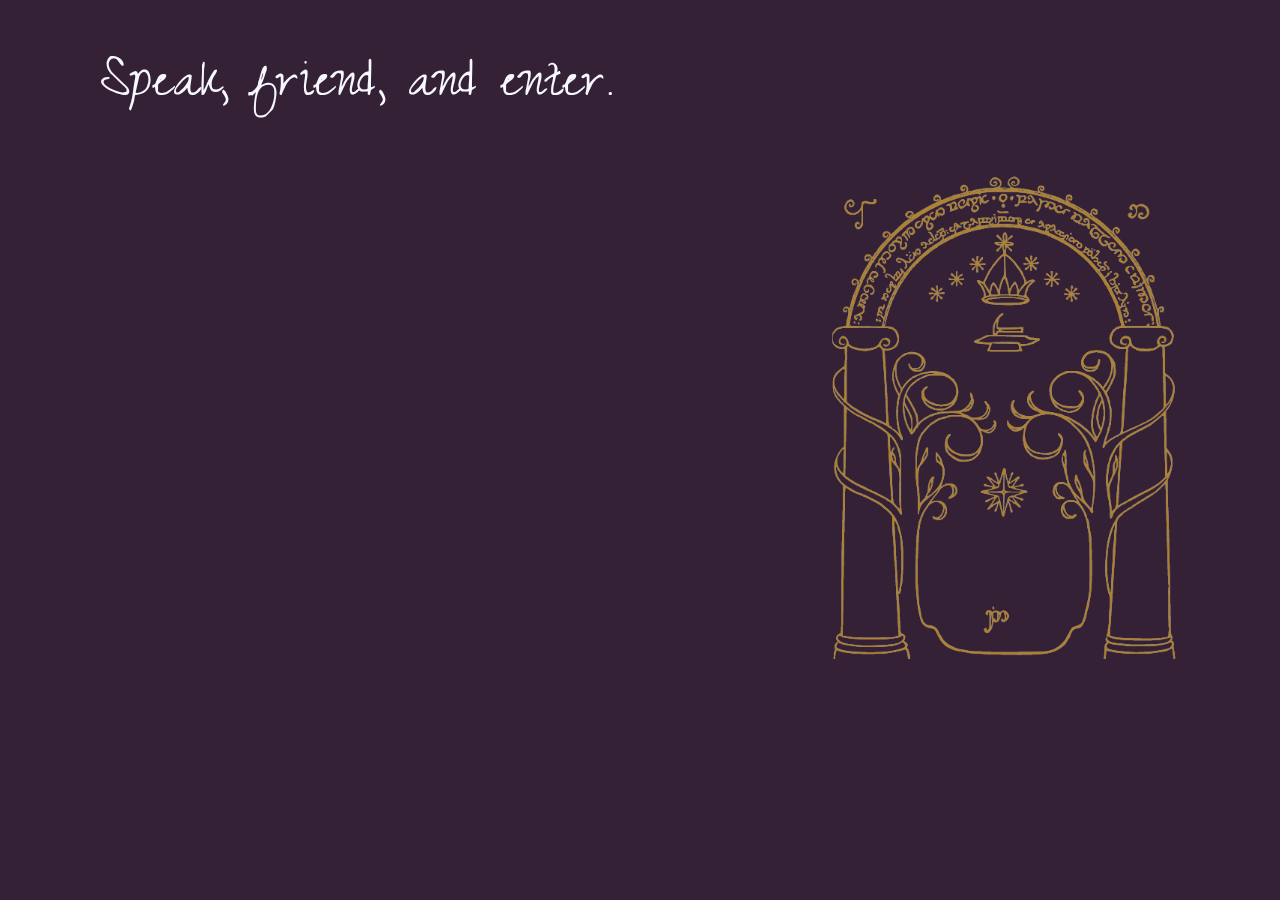
<file: index.html>
<!DOCTYPE html>
<html lang="en">
  <head>
    <meta charset="UTF-8">
    <meta name="viewport" content="width=device-width, initial-scale=1.0">
    <title>Maitimiel's Archive</title>
    <link href="/style.css" rel="stylesheet" type="text/css" media="all">
	<link href='https://fonts.googleapis.com/css?family=Courier+Prime' rel='stylesheet'>
	<link href='https://fonts.googleapis.com/css?family=Yeseva+One' rel='stylesheet'>
	<link href='https://fonts.googleapis.com/css?family=Zeyada' rel='stylesheet'>
    <link rel="icon" href="/layout/favicon.png" type="image/gif" sizes="any">
		<style>
		
			body {
			background-color: #342135;
			color: #F8F8FF;
			margin-right:100px;
			margin-left:100px;

			h1 {
			font-size:60px;
			}
}
		</style>
  </head>
  <body>
	
	<h1>Speak, friend, and enter.</h1>

	<div><p align="right"><a href="/home"><img src="/doors-of-durin.png" alt="doors of Durin illustration from The Lord of The Rings" title="Mellon!" width="350px"></a></p></div>
  </body>
</html>
</file>
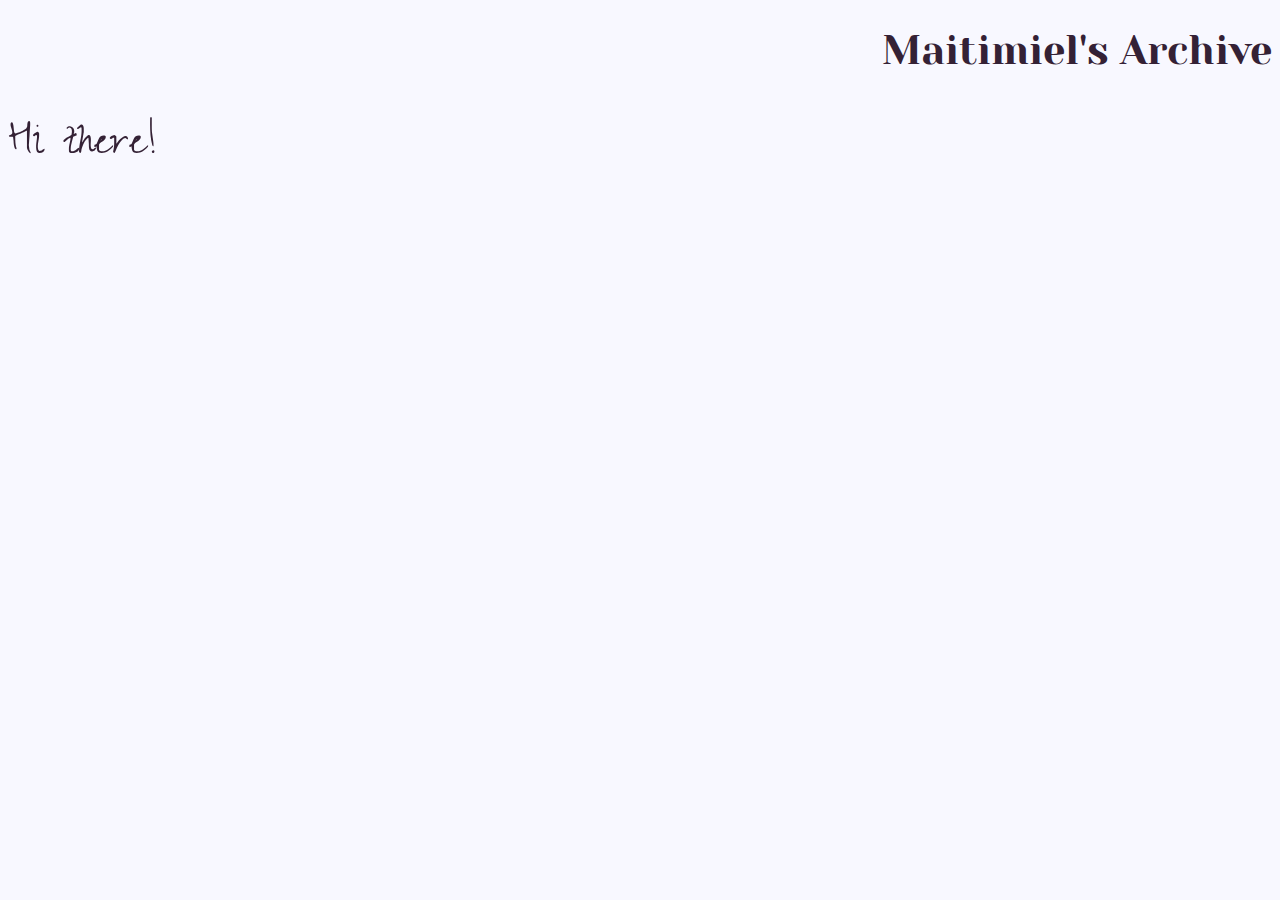
<file: changelog.html>
<!DOCTYPE html>
<html lang="en">
  <head>
    <meta charset="UTF-8">
    <meta name="viewport" content="width=device-width, initial-scale=1.0">
    <title>Maitimiel's Archive</title>
    <link href="/style.css" rel="stylesheet" type="text/css" media="all">
	<link href='https://fonts.googleapis.com/css?family=Courier+Prime' rel='stylesheet'>
	<link href='https://fonts.googleapis.com/css?family=Yeseva+One' rel='stylesheet'>
	<link href='https://fonts.googleapis.com/css?family=Zeyada' rel='stylesheet'>
    <link rel="icon" href="/layout/favicon.png" type="image/gif" sizes="any">
  </head>
  <body>
    <h1 class="siteheader"><a href="https://maitimiel.ink">Maitimiel's Archive</a></h1>
	
	<h1>Hi there!</h1>

  </body>
</html>
</file>
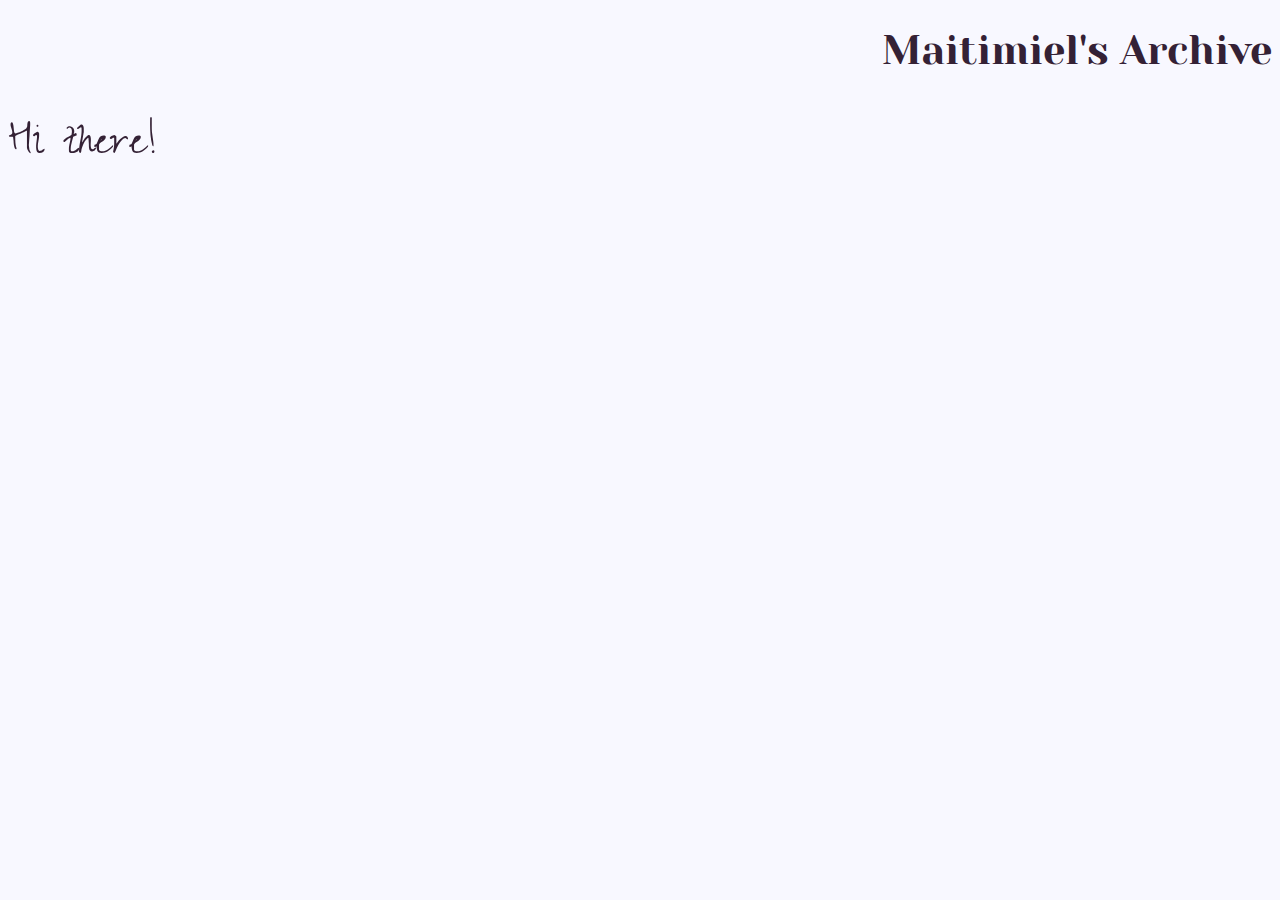
<file: feed.html>
<!DOCTYPE html>
<html lang="en">
  <head>
    <meta charset="UTF-8">
    <meta name="viewport" content="width=device-width, initial-scale=1.0">
    <title>maitimiel's archive</title>
    <link href="/style.css" rel="stylesheet" type="text/css" media="all">
	<link href='https://fonts.googleapis.com/css?family=Courier+Prime' rel='stylesheet'>
	<link href='https://fonts.googleapis.com/css?family=Yeseva+One' rel='stylesheet'>
	<link href='https://fonts.googleapis.com/css?family=Zeyada' rel='stylesheet'>
    <link rel="icon" href="/layout/favicon.png" type="image/gif" sizes="any">
  </head>
  <body>
	<h1 class="siteheader"><a href="https://maitimiel.ink">Maitimiel's Archive</a></h1>
	
	<h1>Hi there!</h1>
  </body>
</html>
</file>
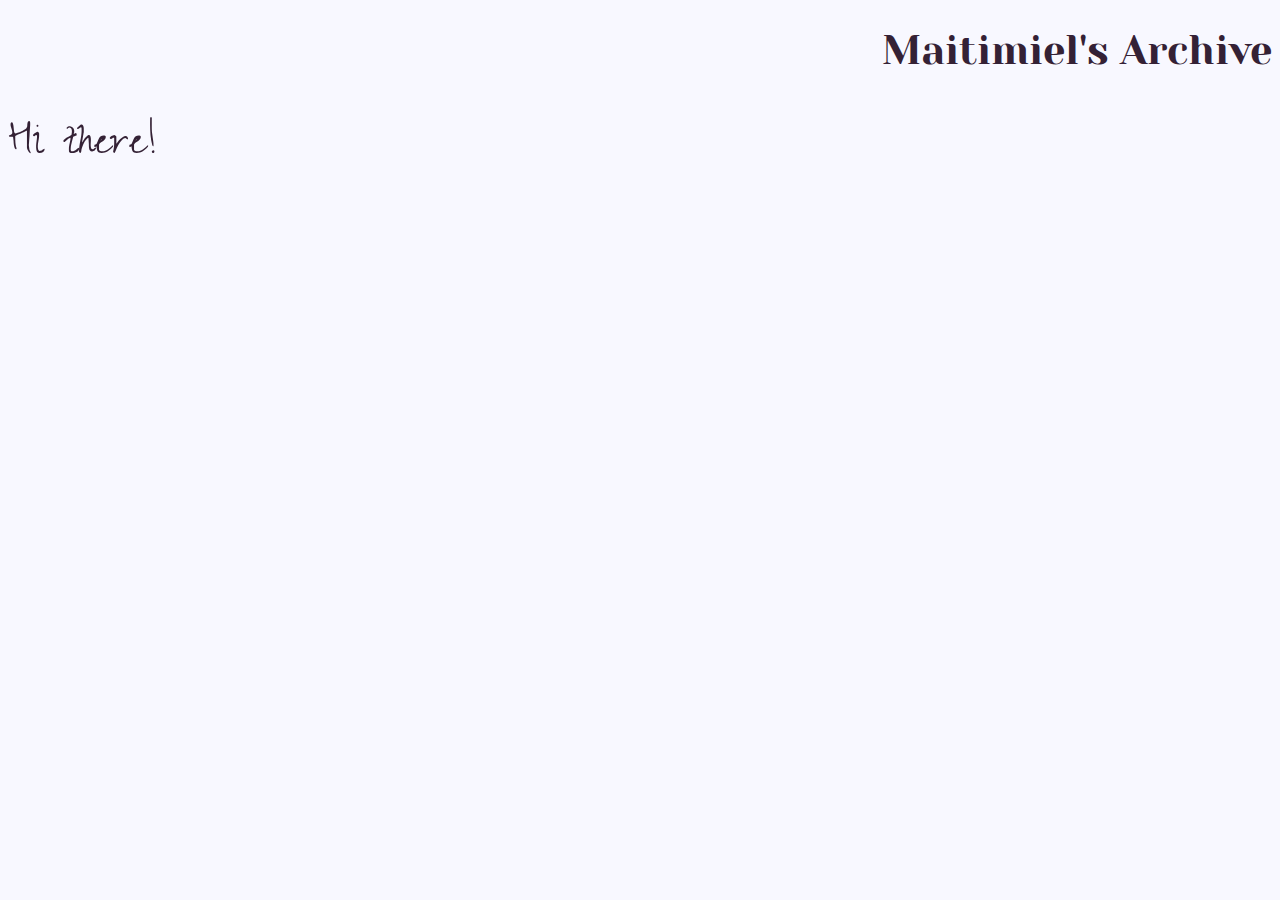
<file: hello.html>
<!DOCTYPE html>
<html lang="en">
  <head>
    <meta charset="UTF-8">
    <meta name="viewport" content="width=device-width, initial-scale=1.0">
    <title>Maitimiel's Archive</title>
    <link href="/style.css" rel="stylesheet" type="text/css" media="all">
	<link href='https://fonts.googleapis.com/css?family=Courier+Prime' rel='stylesheet'>
	<link href='https://fonts.googleapis.com/css?family=Yeseva+One' rel='stylesheet'>
	<link href='https://fonts.googleapis.com/css?family=Zeyada' rel='stylesheet'>
    <link rel="icon" href="/layout/favicon.png" type="image/gif" sizes="any">
  </head>
  <body>
	<h1 class="siteheader"><a href="https://maitimiel.ink">Maitimiel's Archive</a></h1>
	
	<h1>Hi there!</h1>
  </body>
</html>
</file>
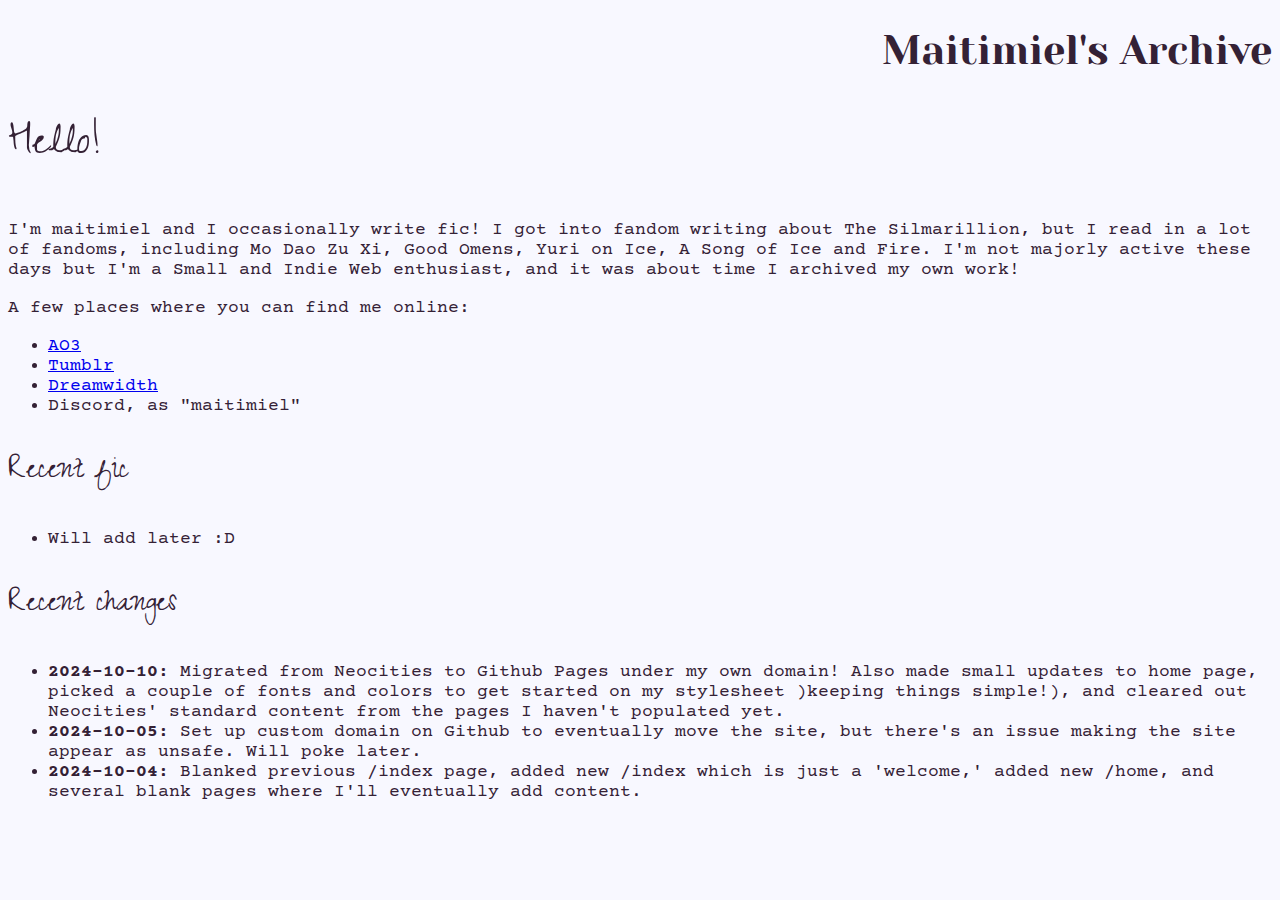
<file: home.html>
<!DOCTYPE html>
<html lang="en">
  <head>
    <meta charset="UTF-8">
    <meta name="viewport" content="width=device-width, initial-scale=1.0">
    <title>Maitimiel's Archive</title>
    <link href="/style.css" rel="stylesheet" type="text/css" media="all">
	<link href='https://fonts.googleapis.com/css?family=Courier+Prime' rel='stylesheet'>
	<link href='https://fonts.googleapis.com/css?family=Yeseva+One' rel='stylesheet'>
	<link href='https://fonts.googleapis.com/css?family=Zeyada' rel='stylesheet'>
    <link rel="icon" href="/layout/favicon.png" type="image/gif" sizes="any">
  </head>
  <body>
	<h1 class="siteheader"><a href="https://maitimiel.ink">Maitimiel's Archive</a></h1>
	
	<h1>Hello!</h1>
	
	<p>I'm maitimiel and I occasionally write fic! I got into fandom writing about The Silmarillion, but I read in a lot of fandoms, including Mo Dao Zu Xi, Good Omens, Yuri on Ice, A Song of Ice and Fire. I'm not majorly active these days but I'm a Small and Indie Web enthusiast, and it was about time I archived my own work!</p>
	
	<p>A few places where you can find me online:</p>
	
	<ul>
		<li><a href="https://archiveofourown.org/users/maitimiel">AO3</a></li>
		<li><a href="https://maitimiel.tumblr.com">Tumblr</a></li>
		<li><a href="https://maitimiel.dreamwidth.org">Dreamwidth</a></li>
		<li>Discord, as "maitimiel"</li>
		</ul>
	
	<h2>Recent fic</h2>
	
	<ul>
		<li>Will add later :D</li>
	</ul>
	
	<h2>Recent changes</h2>
	
		<ul>
		<li><b>2024-10-10:</b> Migrated from Neocities to Github Pages under my own domain! Also made small updates to home page, picked a couple of fonts and colors to get started on my stylesheet )keeping things simple!), and cleared out Neocities' standard content from the pages I haven't populated yet. 
		<li><b>2024-10-05:</b> Set up custom domain on Github to eventually move the site, but there's an issue making the site appear as unsafe. Will poke later.</li>
		<li><b>2024-10-04:</b> Blanked previous /index page, added new /index which is just a 'welcome,' added new /home, and several blank pages where I'll eventually add content. </li>
	</ul>
	
  </body>
</html>
</file>
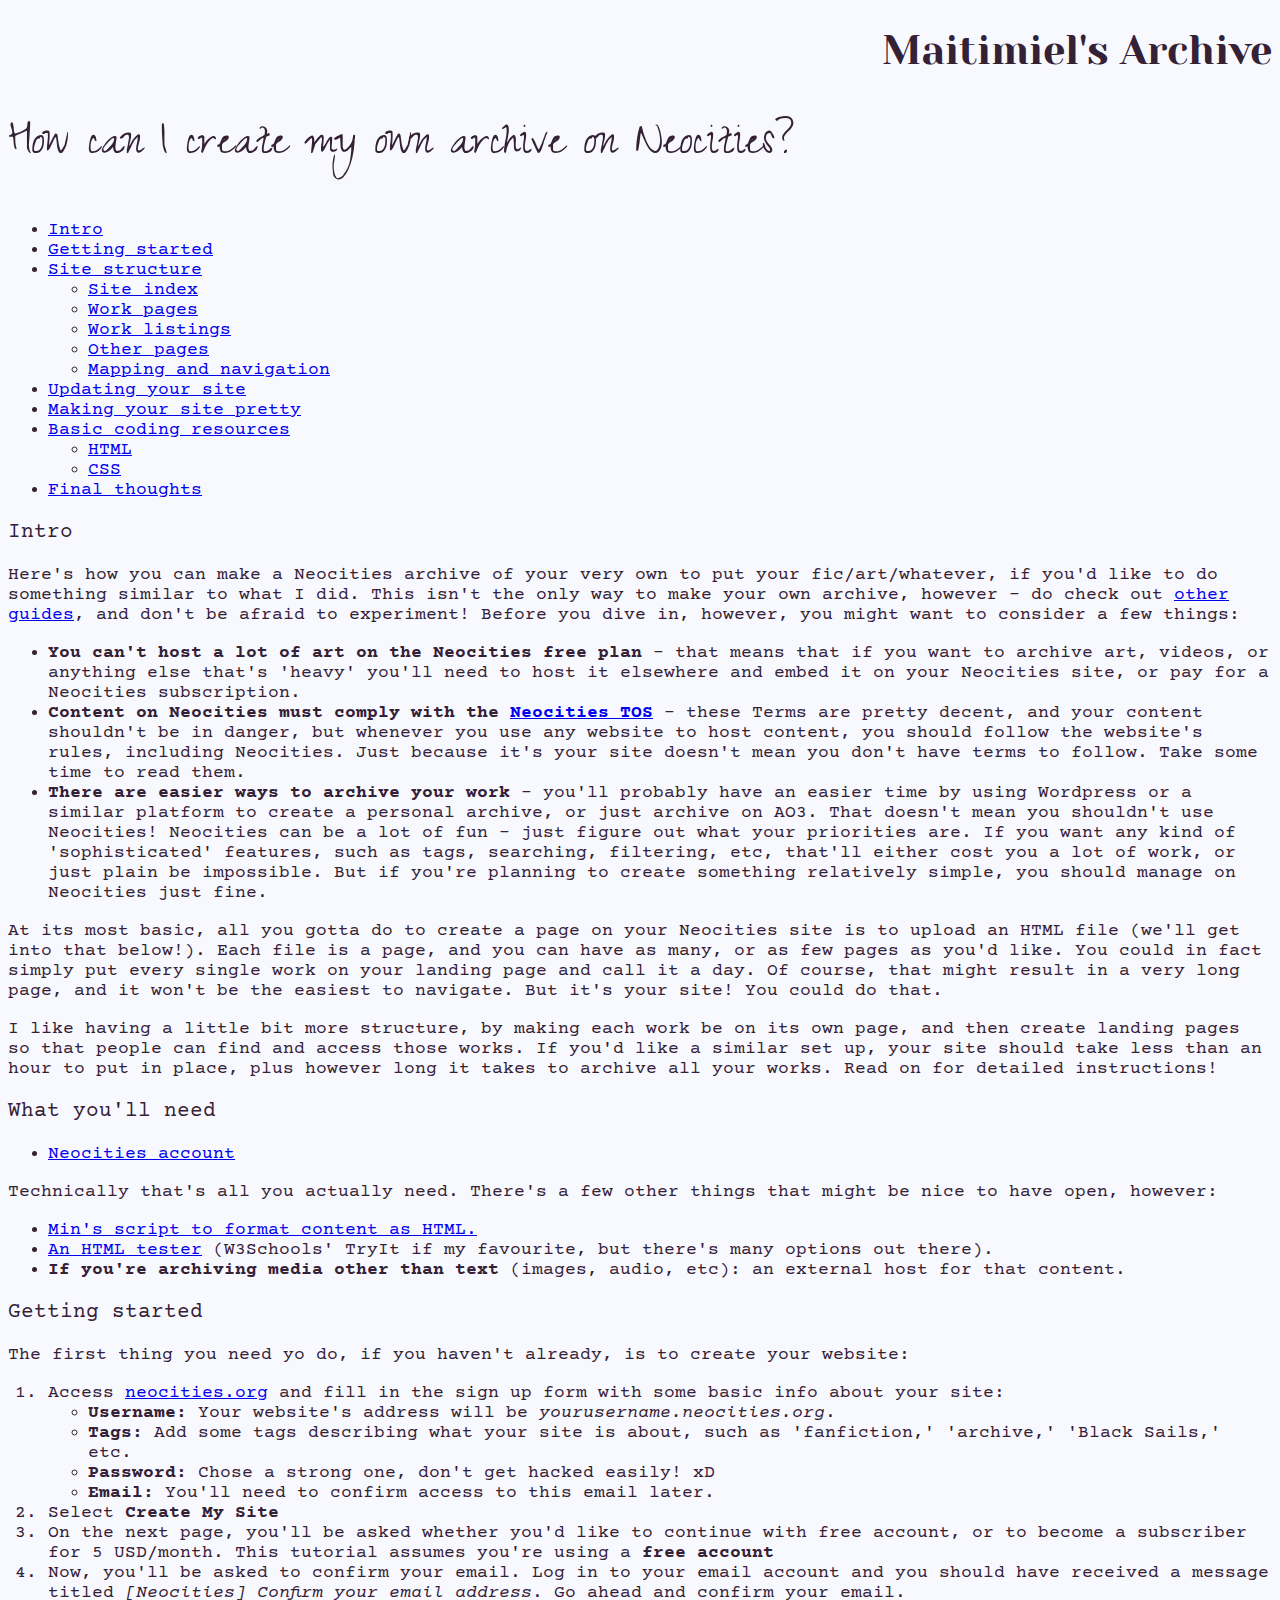
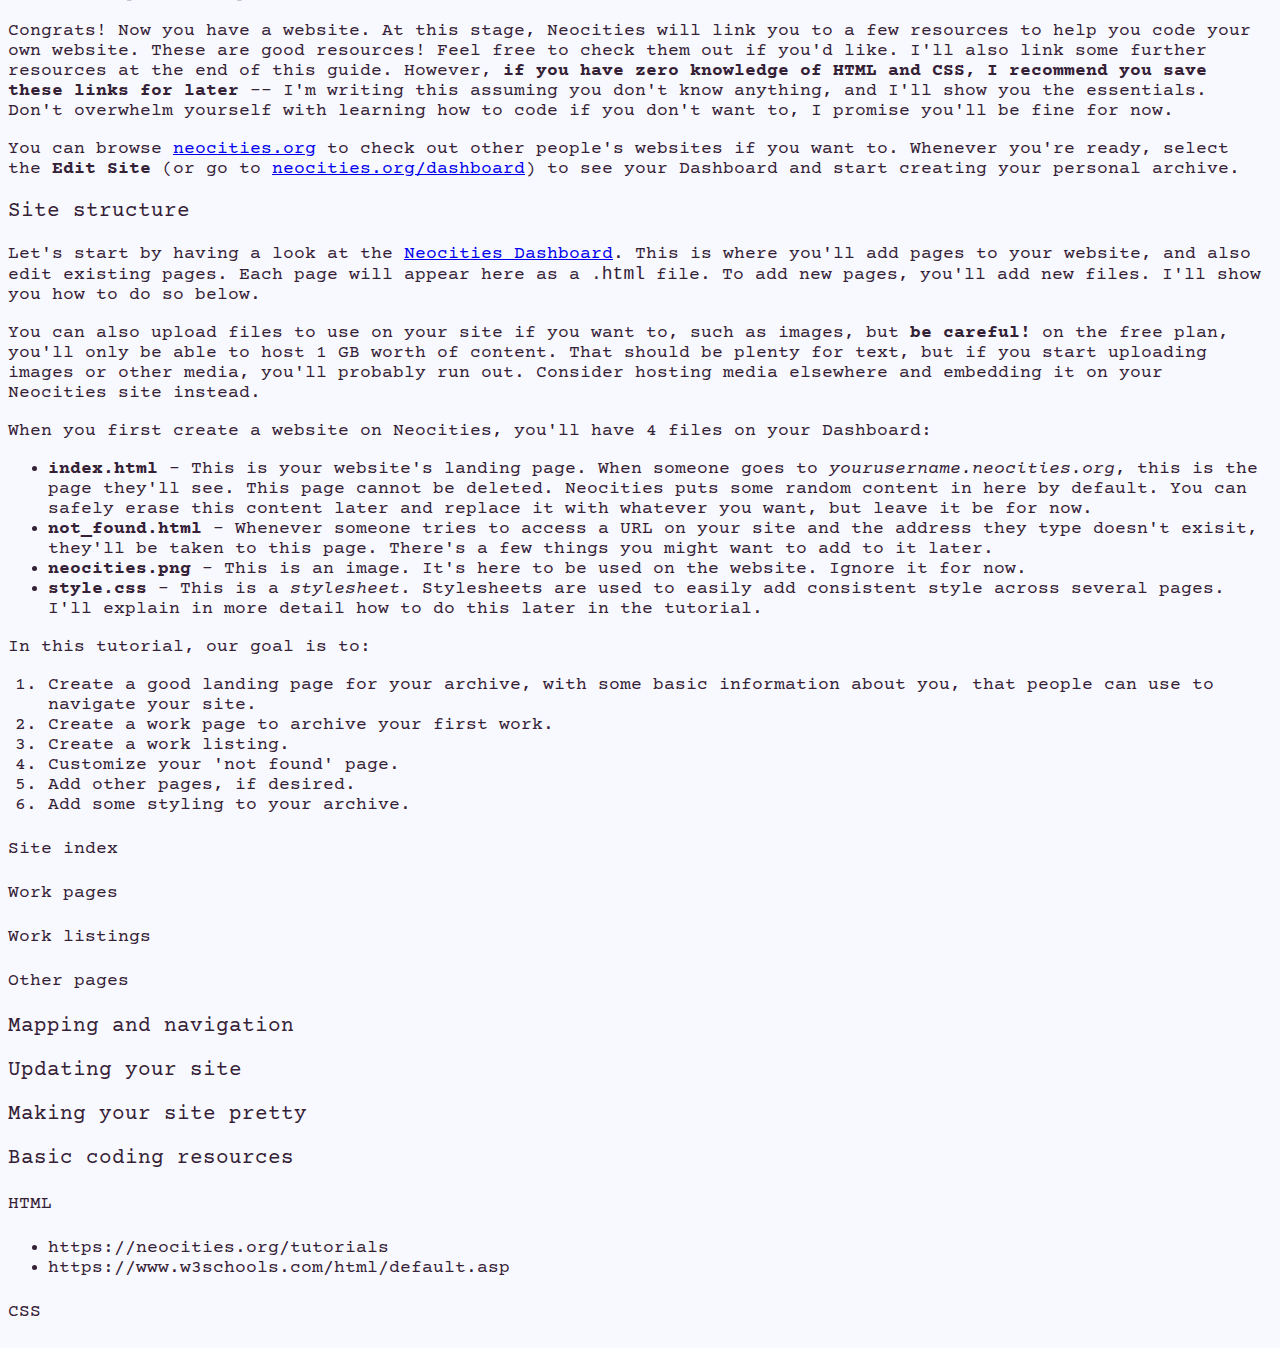
<file: how-to-make-a-personal-archive.html>
<!DOCTYPE html>
<html lang="en">
  <head>
    <meta charset="UTF-8">
    <meta name="viewport" content="width=device-width, initial-scale=1.0">
    <title>Maitimiel's Archive</title>
    <link href="/style.css" rel="stylesheet" type="text/css" media="all">
	<link href='https://fonts.googleapis.com/css?family=Courier+Prime' rel='stylesheet'>
	<link href='https://fonts.googleapis.com/css?family=Yeseva+One' rel='stylesheet'>
	<link href='https://fonts.googleapis.com/css?family=Zeyada' rel='stylesheet'>
    <link rel="icon" href="/layout/favicon.png" type="image/gif" sizes="any">
  </head>
  <body>
	<h1 class="siteheader"><a href="https://maitimiel.ink">Maitimiel's Archive</a></h1>
	
    <h1>How can I create my own archive on Neocities?</h1>
    <ul>
    <li><a href="#intro">Intro</a></li>
    <li><a href="#getting-started">Getting started</a></li>
    <li><a href="#site-structure">Site structure</a>
      <ul><li><a href="#site-index">Site index</a></li>
      <li><a href="#work-pages">Work pages</a></li>
      <li><a href="#work-listing">Work listings</a></li>
      <li><a href="#other-pages">Other pages</a></li>
      <li><a href="#mapping">Mapping and navigation</a></li></ul></li>
    <li><a href="#updating">Updating your site</a></li>
    <li><a href="#prettiness">Making your site pretty</a></li>
    <li><a href="#resources">Basic coding resources
      <ul><li><a href="#html">HTML</a></li>
      <li><a href="#css">CSS</a></li></ul></li>
    <li><a href="#final-thoughts">Final thoughts</a></li>
    </ul>
      <h3><a id="intro"></a>Intro</h3>
        <p>Here's how you can make a Neocities archive of your very own to put your fic/art/whatever, if you'd like to do something similar to what I did. This isn't the only way to make your own archive, however - do check out <a href="https://melannen.dreamwidth.org/534629.html">other guides</a>, and don't be afraid to experiment! Before you dive in, however, you might want to consider a few things:</p>
        <ul>
          <li><strong>You can't host a lot of art on the Neocities free plan</strong> - that means that if you want to archive art, videos, or anything else that's 'heavy' you'll need to host it elsewhere and embed it on your Neocities site, or pay for a Neocities subscription.</li>
          <li><strong>Content on Neocities must comply with the <a href="https://neocities.org/terms">Neocities TOS</a></strong> - these Terms are pretty decent, and your content shouldn't be in danger, but whenever you use any website to host content, you should follow the website's rules, including Neocities. Just because it's your site doesn't mean you don't have terms to follow. Take some time to read them.</li>
          <li><strong>There are easier ways to archive your work</strong> - you'll probably have an easier time by using Wordpress or a similar platform to create a personal archive, or just archive on AO3. That doesn't mean you shouldn't use Neocities! Neocities can be a lot of fun - just figure out what your priorities are. If you want any kind of 'sophisticated' features, such as tags, searching, filtering, etc, that'll either cost you a lot of work, or just plain be impossible. But if you're planning to create something relatively simple, you should manage on Neocities just fine.</li>
        </ul>
        <p>At its most basic, all you gotta do to create a page on your Neocities site is to upload an HTML file (we'll get into that below!). Each file is a page, and you can have as many, or as few pages as you'd like. You could in fact simply put every single work on your landing page and call it a day. Of course, that might result in a very long page, and it won't be the easiest to navigate. But it's your site! You could do that.</p>
        <p>I like having a little bit more structure, by making each work be on its own page, and then create landing pages so that people can find and access those works. If you'd like a similar set up, your site should take less than an hour to put in place, plus however long it takes to archive all your works. Read on for detailed instructions!</p>
      <h3>What you'll need</h3>
      <ul>
      <li><a href="https://neocities.org">Neocities account</a></li>
      </ul>
      <p>Technically that's all you actually need. There's a few other things that might be nice to have open, however:</p>
      <ul>
      <li><a href="https://docs.google.com/document/d/19eZnBQ4989Dr17v2ODFgE8QWAo9Oahi4USDNS3hOSvM/edit">Min's script to format content as HTML.</a></li>
      <li><a href="https://www.w3schools.com/html/tryit.asp?filename=tryhtml_basic">An HTML tester</a> (W3Schools' TryIt if my favourite, but there's many options out there).</li>
      <li><strong>If you're archiving media other than text</strong> (images, audio, etc): an external host for that content.</li>
      </ul>
      <h3><a id="getting-started"></a>Getting started</h3>
      <p>The first thing you need yo do, if you haven't already, is to create your website:</p>
      <ol>
      <li>Access <a href="https://neocities.org">neocities.org</a> and fill in the sign up form with some basic info about your site:
        <ul>
        <li><strong>Username:</strong> Your website's address will be <i>yourusername.neocities.org</i>.</li>
        <li><strong>Tags:</strong> Add some tags describing what your site is about, such as 'fanfiction,' 'archive,' 'Black Sails,' etc.</li> 
        <li><strong>Password:</strong> Chose a strong one, don't get hacked easily! xD</li>
        <li><strong>Email:</strong> You'll need to confirm access to this email later.</li>
        </ul>
      </li>  
      <li>Select <strong>Create My Site</strong></li>
      <li>On the next page, you'll be asked whether you'd like to continue with free account, or to become a subscriber for 5 USD/month. This tutorial assumes you're using a <strong>free account</strong></li>
      <li>Now, you'll be asked to confirm your email. Log in to your email account and you should have received a message titled <i>[Neocities] Confirm your email address</i>. Go ahead and confirm your email.</li>
      </ol>
      
      <p>Congrats! Now you have a website. At this stage, Neocities will link you to a few resources to help you code your own website. These are good resources! Feel free to check them out if you'd like. I'll also link some further resources at the end of this guide. However, <strong>if you have zero knowledge of HTML and CSS, I recommend you save these links for later</strong> -- I'm writing this assuming you don't know anything, and I'll show you the essentials. Don't overwhelm yourself with learning how to code if you don't want to, I promise you'll be fine for now.</p>
      
      <p>You can browse <a href="https://neocities.org">neocities.org</a> to check out other people's websites if you want to. Whenever you're ready, select the <strong>Edit Site</strong> (or go to <a href="https://neocities.org/dashboard">neocities.org/dashboard</a>) to see your Dashboard and start creating your personal archive.</p>
      
      <h3><a id="site-structure"></a>Site structure</h3>
      
      <p>Let's start by having a look at the <a href="https://neocities.org/dashboard">Neocities Dashboard</a>. This is where you'll add pages to your website, and also edit existing pages. Each page will appear here as a <code>.html</code> file. To add new pages, you'll add new files. I'll show you how to do so below.</p>
      
      <p>You can also upload files to use on your site if you want to, such as images, but <strong>be careful!</strong> on the free plan, you'll only be able to host 1 GB worth of content. That should be plenty for text, but if you start uploading images or other media, you'll probably run out. Consider hosting media elsewhere and embedding it on your Neocities site instead.<p>
      
      <p>When you first create a website on Neocities, you'll have 4 files on your Dashboard:</p>
      
      <ul>
        <li><strong>index.html</strong> - This is your website's landing page. When someone goes to <i>yourusername.neocities.org</i>, this is the page they'll see. This page cannot be deleted. Neocities puts some random content in here by default. You can safely erase this content later and replace it with whatever you want, but leave it be for now.</li>
        <li><strong>not_found.html</strong> - Whenever someone tries to access a URL on your site and the address they type doesn't exisit, they'll be taken to this page. There's a few things you might want to add to it later.</li>
        <li><strong>neocities.png</strong> - This is an image. It's here to be used on the website. Ignore it for now.</li>
        <li><strong>style.css</strong> - This is a <i>stylesheet</i>. Stylesheets are used to easily add consistent style across several pages. I'll explain in more detail how to do this later in the tutorial.</li>
      </ul>      
      
      <p>In this tutorial, our goal is to:</p>
      
      <ol>
      <li>Create a good landing page for your archive, with some basic information about you, that people can use to navigate your site.</li>
      <li>Create a work page to archive your first work.</li>
      <li>Create a work listing.</li>
      <li>Customize your 'not found' page.</li>
      <li>Add other pages, if desired.</li>
      <li>Add some styling to your archive.</li>
      </ol>
      
        <h4><a id="site-index"></a>Site index</h4>
        
        <h4><a id="work-pages"></a>Work pages</h4>
        
        <h4><a id="work-listing"></a>Work listings</h4>
        
        <h4><a id="other-pages"></a>Other pages</h4>

      <h3><a id="mapping"></a>Mapping and navigation</h3>
            
      <h3><a id="updating"></a>Updating your site</h3>
      
      <h3><a id="pretiness"></a>Making your site pretty</h3>
      
      <h3><a id="resources"></a>Basic coding resources</h3>
      
      <h4><a id="html"></a>HTML</h4>
      
      <ul>
      <li>https://neocities.org/tutorials</li>
      <li>https://www.w3schools.com/html/default.asp</li>
      </ul>
      
      <h4><a id="css"></a>CSS</h4>
      
  </body>
</html>
</file>
<file: style.css>
body {
  background-color: #F8F8FF;
  color: #342135;
  font-family: "Courier Prime", Courier, monospace;
  font-size: 18px;
}

h1, h2, h3, h4, h5 {
	font-weight: normal; 
	}


h1, h2 {
	font-family: Zeyada, 'Brush Script MT', cursive;
}

h1 {
	font-size: 50px;
}

h2 {
	font-size: 35px;
}

.siteheader {
      font-family: "Yeseva One", Georgia, serif;
      font-size: 40px;
      text-align: right;
    }

.siteheader a {  
  color: #342135;
  text-decoration: none;
}
</file>
